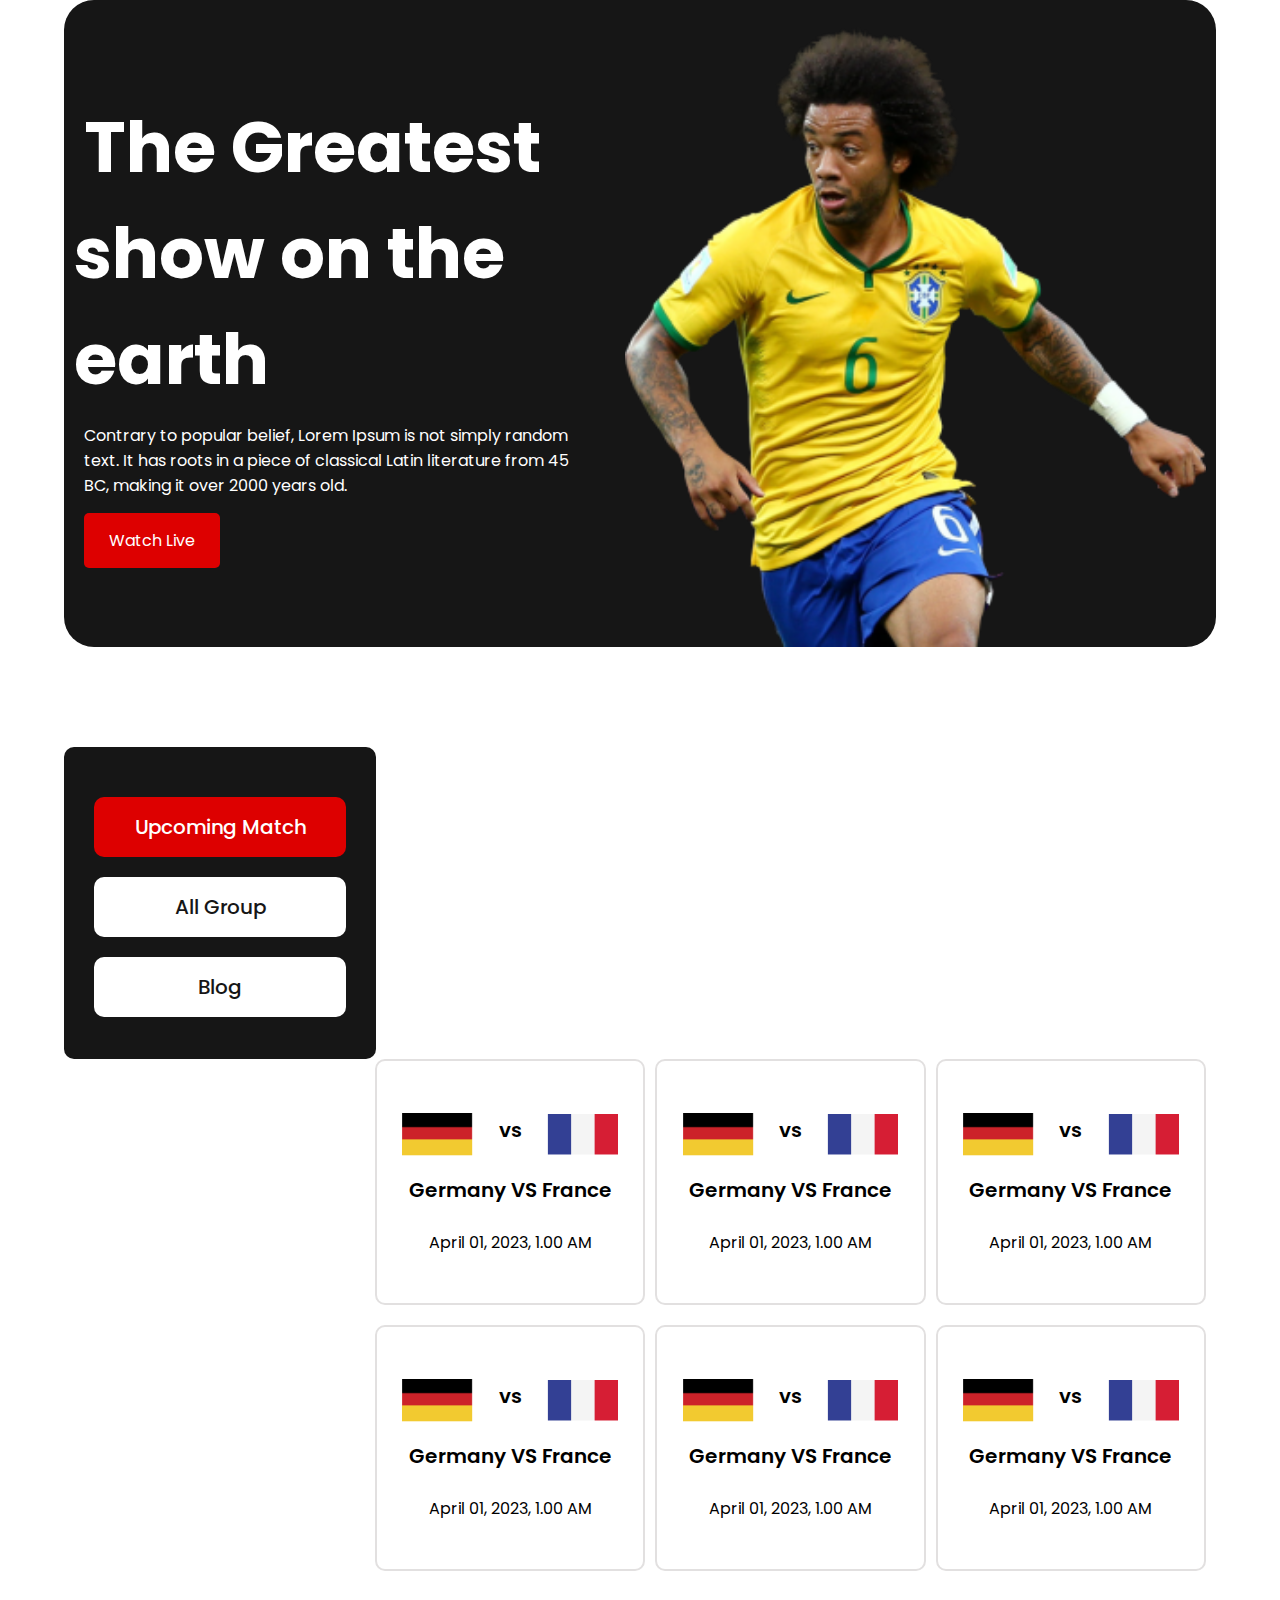
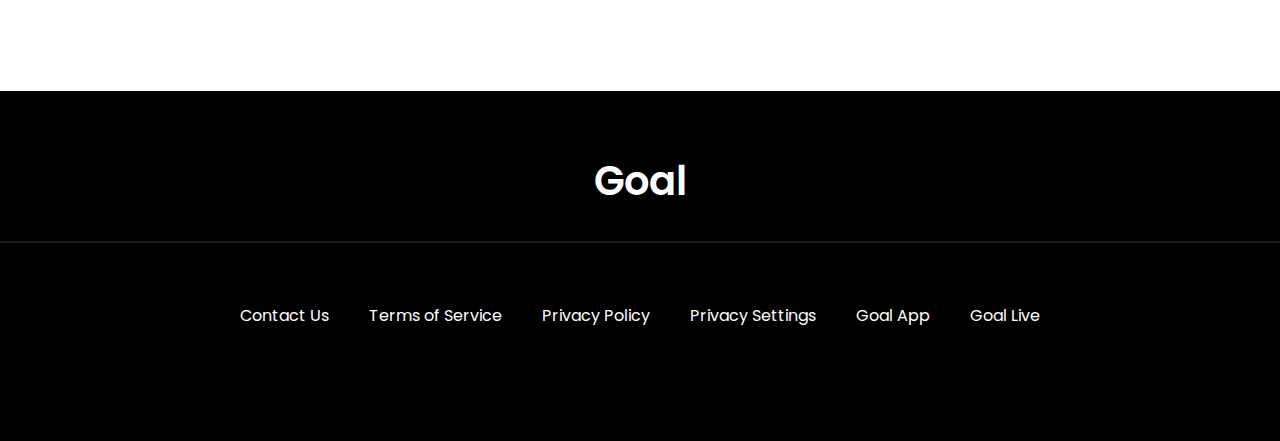
<file: upcoming-match.html>
<!DOCTYPE html>
<html lang="en">
<head>
    <meta charset="UTF-8">
    <meta http-equiv="X-UA-Compatible" content="IE=edge">
    <meta name="viewport" content="width=device-width, initial-scale=1.0">
    <title>World Cup Website</title>
    <!-- StyleSheet -->
    <link rel="stylesheet" href="style.css">
</head>
<body>
    <main class="main-upcoming">
        <!-- ------------===================================
                            Banner Part
        =====================================------------ -->
        <div class="main-container">
            <div class="banner-container">
                <div class="banner-part">
                    <div class="banner-description">
                        <h class="first-title">The Greatest show on the earth</h>
                        <p class="text">Contrary to popular belief, Lorem Ipsum is not simply random text. It has roots in a piece of classical Latin literature from 45 BC, making it over 2000 years old.</p>
                        <p class="descripton-display">Contrary to popular belief, Lorem Ipsum is not simply  random text.</p>
                        <a href="#" class="button">Watch Live</a>
                    </div>
                    <div class="banner-img">
                        <img src="./images/Banner Image.png" alt="">
                    </div>
                </div>
            </div>
        </div>
        <!-- ------------===================================
                            Bloger Part
        =====================================------------ -->
        <section class="main-blogs-container">
            <div class="main-blogs">
                <div class="left-menu">
                    <ul class="menu">
                        <li id="upcoming-btn"><a href="upcoming-match.html">Upcoming Match</a></li>
                        <li><a href="">All Group</a></li>
                        <li><a href="index.html">Blog</a></li>
                    </ul>
                </div>
                <div class="blogs">
                    <article>
                        <div class="blog-match">
                            <article>
                                <div class="match-img">
                                    <img src="./images/germany Flag.png" alt="">
                                    <h2>vs</h2>
                                    <img src="./images/Flag.png" alt="">
                                </div>
                                <h2>Germany VS France</h2>
                                <p>April 01, 2023, 1.00 AM</p>
                            </article>
                        </div>
                    </article>
                    <article>
                        <div class="blog-match">
                            <article>
                                <div class="match-img">
                                    <img src="./images/germany Flag.png" alt="">
                                    <h2>vs</h2>
                                    <img src="./images/Flag.png" alt="">
                                </div>
                                <h2>Germany VS France</h2>
                                <p>April 01, 2023, 1.00 AM</p>
                            </article>
                        </div>
                    </article>
                    <article>
                        <div class="blog-match">
                            <article>
                                <div class="match-img">
                                    <img src="./images/germany Flag.png" alt="">
                                    <h2>vs</h2>
                                    <img src="./images/Flag.png" alt="">
                                </div>
                                <h2>Germany VS France</h2>
                                <p>April 01, 2023, 1.00 AM</p>
                            </article>
                        </div>
                    </article>
                    <article>
                        <div class="blog-match">
                            <article>
                                <div class="match-img">
                                    <img src="./images/germany Flag.png" alt="">
                                    <h2>vs</h2>
                                    <img src="./images/Flag.png" alt="">
                                </div>
                                <h2>Germany VS France</h2>
                                <p>April 01, 2023, 1.00 AM</p>
                            </article>
                        </div>
                    </article>
                    <article>
                        <div class="blog-match">
                            <article>
                                <div class="match-img">
                                    <img src="./images/germany Flag.png" alt="">
                                    <h2>vs</h2>
                                    <img src="./images/Flag.png" alt="">
                                </div>
                                <h2>Germany VS France</h2>
                                <p>April 01, 2023, 1.00 AM</p>
                            </article>
                        </div>
                    </article>
                    <article>
                        <div class="blog-match">
                            <article>
                                <div class="match-img">
                                    <img src="./images/germany Flag.png" alt="">
                                    <h2>vs</h2>
                                    <img src="./images/Flag.png" alt="">
                                </div>
                                <h2>Germany VS France</h2>
                                <p>April 01, 2023, 1.00 AM</p>
                            </article>
                        </div>
                    </article>
                </div>
            </div>
        </section>
    </main>

        <!-- ------------===================================
                        View Button Part
        =====================================------------ -->
    <div class="view-btn">
        <a href="index.html" class="button">View All</a>
    </div>

        <!-- ------------===================================
                            Footer Part
        =====================================------------ -->
    <footer>
        <h1>Goal</h1>
        <hr>
        <ul class="menu">
            <li><a href="#">Contact Us</a></li>
            <li><a href="#">Terms of Service</a></li>
            <li><a href="#">Privacy Policy</a></li>
            <li><a href="#">Privacy Settings</a></li>
            <li><a href="#">Goal App</a></li>
            <li><a href="#">Goal Live</a></li>
        </ul>
    </footer>
</body>
</html>
</file>
<file: style.css>
/*------------===================================
                        Fonts
===================================------------*/
@import url('https://fonts.googleapis.com/css2?family=Poppins:wght@400;500;600;700&display=swap');

/*------------===================================
        Common Styles and Utilities
===================================------------*/
*{
    margin: 0;
    padding: 0;
}
body{
    font-family: 'Poppins', sans-serif;
}
main{
    overflow: hidden;
    margin-bottom: 100px;
}
.main-container{
    background-color: white;
    width: 100%;
}

/*------------===================================
                Banner Styles
===================================------------*/
.banner-container{
    background: #161616;
    border-radius: 30px;
    width: 90%;
    margin: 0 auto;
}
.banner-part{
    display: flex;
    justify-content: space-evenly;
    align-items: center;
    width: 100%;
}
.banner-description{
    /* width: 50%; */
    margin-right: 10px;
    width: 531px;
}
.first-title{
    color: white;
    font-weight: 700;
    font-size: 70px;
    margin-left: 10px;
}
.text{
    font-weight: 400;
    font-size: 16px;
    color: white;
    margin: 10px;
    padding-bottom: 20px;
}
.banner-description a{
    margin: 10px;
}
.button{
    background: #DD0000;
    border-radius: 5px;
    color: white;
    padding: 16px 25px;
    text-decoration: none;
}
.banner-img img{
    width: 581px;
    height: 620px;
    margin-top: 20px;
    position: relative;
    top: 7px;
}

/*------------===================================
                Blogs Styles
===================================------------*/
.main-blogs-container{
    width: 100%;
    background-color: white;
    margin-bottom: 50px;
}
.main-blogs{
    width: 90%;
    margin: 100px auto;
}

/*------------===================================
                Menu Styles
===================================------------*/
.left-menu{
    width: 312px;
    height: 312px;
    background: #161616;
    border-radius: 10px;
    float: left;
}
.left-menu .menu{
    width: 252px;
    height: 252px;
    display: block;
    margin: auto;
    position: relative;
    bottom: 20px;
}
.left-menu .menu #blog-btn{
    background: #DD0000;
}
.left-menu .menu #blog-btn a{
    color: white;
}
.left-menu .menu #upcoming-btn{
    background: #DD0000;
}
.left-menu .menu #upcoming-btn a{
    color: white;
}
.left-menu .menu li{
    list-style-type: none;
    background: #FFFFFF;
    border-radius: 10px;
    padding: 15px 20px;
    margin-top: 20px;
    text-align: center; 
}
.left-menu .menu li a{
    text-decoration: none;
    font-weight: 500;
    font-size: 20px;
    color: #161616;
}

/*------------===================================
            Blog Right Styles
===================================------------*/
.blogs{
    float: right;
    display: grid;
    grid-template-columns: repeat(3, 1fr);
    gap: 10;
    width: 73%;
    margin-left: 5px;
}
.blog{
    width: 95%;
    height: 362px;
    margin-bottom: 15px;
    border: 2px solid #e2e0e0;
    border-radius: 10px;
    padding-bottom: 15px;
}
.blog img{
    width: 100%;
}
.blog h3{
    font-weight: 600;
    font-size: 18px;
    padding: 15px;
    margin-top: 20px;
}
.blog-btn{
    font-weight: 500;
    font-size: 16px;
    border: 1px solid #cfcbcb;
    border-radius: 5px;
    padding: 5px 15px;
    position: relative;
    top: 17px;
    left: 12px;
}
.blog-item{
    width: 143px;
    height: 26px;
    display: flex;
    justify-content: space-evenly;
    padding: 15px;
}
.blog-item-first, .blog-item-second{
    margin-right: 20px;
    display: flex;
    justify-content: space-evenly;
}
.blog-item-first img, .blog-item-second img{
    margin-right: 10px;
}

/*------------===================================
            Upcoming Match Styles
===================================------------*/
.main-upcoming{
    overflow: hidden;
    margin-bottom: 100px;
}
.blog-match{
    width: 95%;
    height: 242px;
    border: 2px solid #e2e0e0;
    border-radius: 10px;
    display: flex;
    align-items: center;
    margin-bottom: 20px;
}
.blog-match article{
    padding: 15px;
    margin: 0 auto;
}
.match-img{
    display: flex;
    justify-content: space-evenly;
    align-items: center;
}
.match-img img{
    width: 30%;
    margin-top: 10px;
}
.match-img h3{
    font-weight: 700;
    font-size: 16px;
    text-align: center;
}
.blog-match h2{
    font-weight: 600;
    font-size: 20px;
    text-align: center;
    padding: 15px;
}
.blog-match p{
    font-weight: 400;
    font-size: 16px;
    text-align: center;
    padding: 10px;
}

/*------------===================================
            Footer Styles
===================================------------*/
footer{
    margin-top: 10px;
    width: 100%;
    height: 350px;
    background-color: black;
}
footer h1{
    font-weight: 600;
    font-size: 40px;
    color: white;
    text-align: center;
    padding-top: 60px;
}
hr{
    border: 1px solid rgba(255, 255, 255, 0.1);
    margin-top: 30px;
}
.menu{
    display: flex;
    justify-content: center;
    padding-top: 50px;
}
footer ul li{
    list-style-type: none;
    display: inline;
    padding: 10px 20px;
}
footer ul li a{
    text-decoration: none;
    color: white;
}
.social-media{
    display: flex;
    justify-content: center;
    margin-top: 20px;
    gap: 10px;
}
.social-media .fab{
    width: 20px;
    height: 20px;
    border: 2px solid orangered;
    padding: 5px;
}
.social-media a{
    color: white;
}

/*------------===================================
            Responsive Styles
===================================------------*/

/*------------===================================
        Responsive For Mobile Device 
===================================------------*/
@media screen and (max-width: 576px) {
    .main-container{
        width: 100%;
    }
    .banner-container{
        width: 90%;
        margin-bottom: 180px;
        height: auto;
    }
    .banner-part{
        display: grid;
        grid-template-columns: repeat(1, 1fr);
        gap: 20px;
    }
    .banner-description{
        width: 60%;
        text-align: center;
        margin: 0 auto;
        padding-top: 20px;
    }
    .first-title{
        width: 54%;
        font-weight: 700;
        font-size: 22px;
        padding-top: 20px;
    }
    .descripton-display{
        color: white;
        padding: 15px;
        font-weight: 400;
        font-size: 14px;
        line-height: 24px;
        margin-bottom: 15px;

    }
    .text{
        display: none;
    }
    .banner-img img{
        width: 100%;
        height: auto;
    }
    .main-blogs{
        width: 100%;
    }
    .blogs{
        display: grid;
        grid-template-columns: repeat(1, 1fr);
        gap: 10;
        width: 90%;
        margin-right: 4%;
    }
    .blog{
        height: 420px;
    }
    .left-menu{
        width: 90%;
        display: grid;
        grid-template-columns: repeat(1, 1fr);
        height: 80px;
        background-color: white;
    }
    .left-menu .menu{
        width: 95%;
        position: relative;
        bottom: 200px;
        left: 10px;
    }
    .left-menu .menu li{
        padding: 10px 20px;
        border: 1px solid #d1cdcd;
        margin-left: 20px;
    }
    .view-btn{
        display: none;
    }
    footer{
        height: auto;
        padding-bottom: 50px;
    }
    hr{
        margin-top: 20px;
        margin-bottom: 20px;
    }
    .menu{
        display: inline;
        margin-top: 20px;
    }
    footer .menu li{
        margin: 0 auto;
        display: block;
        text-align: center;
    }
}

/*------------===================================
        Responsive For Tablet Device 
===================================------------*/
@media screen and (min-width: 577px) and (max-width: 992px) {
    .main-container{
        width: 100%;
    }
    .banner-container{
        width: 90%;
        margin: 0 auto;
    }
    .main-blogs{
        width: 100%;
    }
    .blogs{
        display: grid;
        grid-template-columns: repeat(2, 1fr);
        gap: 10;
        width: 90%;
        margin-right: 4%;
    }
    .display-blog{
        display: none;
    }
    .left-menu{
        width: 90%;
        display: grid;
        grid-template-columns: repeat(1, 1fr);
        height: 80px;
        background-color: white;
    }
    .left-menu .menu{
        display: flex;
        justify-content: space-evenly;
        align-items: center;
        width: 90%;
        position: relative;
        bottom: 160px;
        left: 15px;
    }
    .left-menu .menu li{
        padding: 15px 30px;
        border: 1px solid #d1cdcd;
        margin-left: 20px;
    }
    .banner-description{
        width: 80%;
        padding: 20px;
        margin-bottom: 20px;
    }
    .blog-match article {
        padding: 15px;
        margin: 0 auto;
    }
    .first-title{
        font-weight: 700;
        font-size: 40px;
    }
    .descripton-display{
        color: white;
        font-weight: 400;
        font-size: 14px;
        line-height: 24px;
        padding: 10px;
        margin-bottom: 20px;
        margin-right: 6px;
    }
    .text{
        display: none;
    }
    .banner-img img{
        width: 100%;
        height: 420px;
        margin-top: 20px;
        position: relative;
        top: 7px;
        right: 30px;
    }
    .view-btn{
        display: flex;
        justify-content: center;
        margin-bottom: 60px;
        position: relative;
        bottom: 60px;
    }
    footer .menu{
        width: 80%;
        margin: 0 auto;
    }
}

/*------------===================================
        Responsive For Computer Device 
===================================------------*/
@media screen and (min-width: 993px){
    .descripton-display{
        display: none;

    }
    .view-btn{
        display: none;
    }
}
</file>
